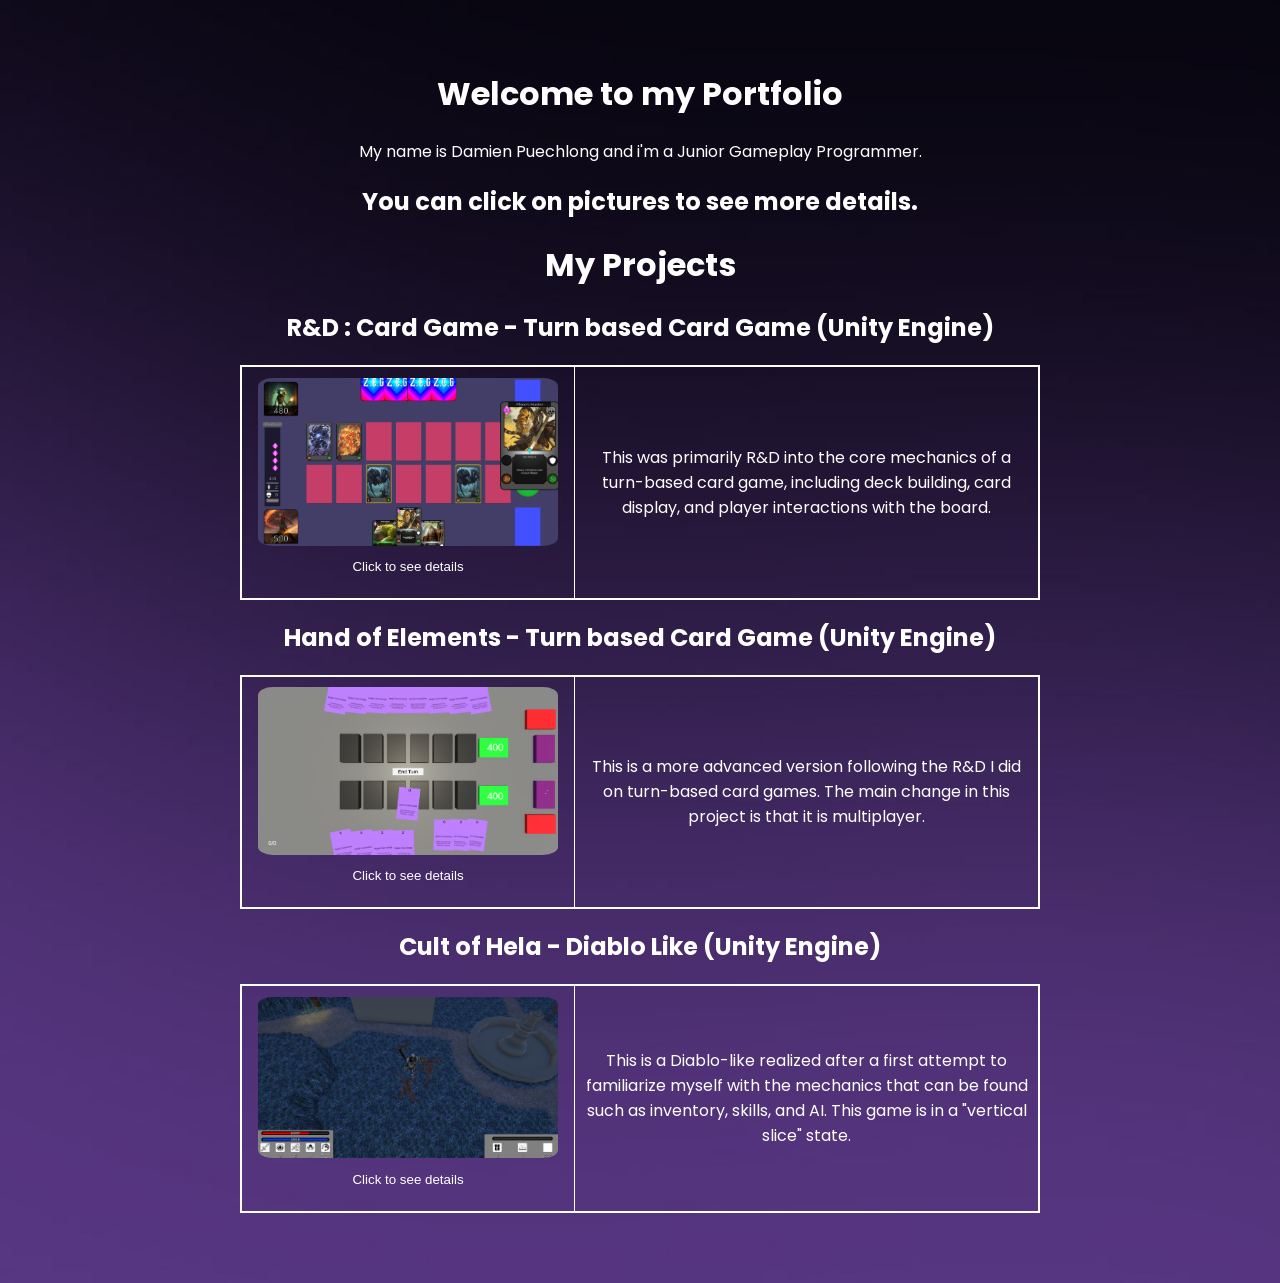
<file: index.html>
<html lang="fr">
<head>
    <meta charset="UTF-8">
    <title>Damien Puechlong Portefolio</title>
    
<!-- Include de la police Poppins -->
    <link rel="preconnect" href="https://fonts.googleapis.com">
    <link rel="preconnect" href="https://fonts.gstatic.com" crossorigin>
    <link href="https://fonts.googleapis.com/css2?family=Poppins:wght@300;400;600&display=swap" rel="stylesheet">    


<!-- Include pour la stylesheet css -->
    <link rel="stylesheet" href="style.css">
</head>

<body>
    <h1><center>Welcome to my Portfolio</center></h1>
    <center><p>My name is Damien Puechlong and i'm a Junior Gameplay Programmer. <br></p></center>
    <center><h2>You can click on pictures to see more details.</h2></center>

    <h1><center>My Projects</center></h1>

    <!-- Tableau de présentation pour le Card Game -->
    <table class="presentation">
        <tr><center><h2>R&D : Card Game - Turn based Card Game (Unity Engine)</h2></center></tr>

        <td>
            <button class="btn" onclick="window.location.href='Web/Card_Project.html'">
                <img class="profile" src="images/Card_Game_Profile_Picture.bmp">
                <p>Click to see details</p>
            </button>         
        </td>
        <td>
            <p>This was primarily R&D into the core mechanics of a turn-based card game,
            including deck building, card display, and player interactions with the board.</p>
        </td>
    </table>

    <!-- Tableau de présentation pour Hand of Elements -->
    <table class="presentation">
    <tr><center><h2>Hand of Elements - Turn based Card Game (Unity Engine)</h2></center></tr>

    <td>
        <button class="btn" onclick="window.location.href='Web/Hand_Of_Element.html'">
            <img class="profile" src="images/Hand_Of_Elements_Profile_Picture.bmp">          
            <p>Click to see details</p>
        </button>      
    </td>
    <td>
        <p>This is a more advanced version following the R&D I did on turn-based card games. 
        The main change in this project is that it is multiplayer.</p>
    </td>
    </table>

    <!-- Tableau de présentation pour Cult of Hela -->
    <table class="presentation">
    <tr><center><h2>Cult of Hela - Diablo Like (Unity Engine)</h2></center></tr>

    <td>
        <button class="btn" onclick="window.location.href='Web/Cult_Of_Hela.html'">
            <img class="profile" src="images/Cult_Of_Hela_Profile_Picture.bmp">
                <p>Click to see details</p>
        </button>
    </td>
    <td>
        <p>This is a Diablo-like realized after a first attempt to familiarize myself with the mechanics 
        that can be found such as inventory, skills, and AI. This game is in a "vertical slice" state.</p>
    </td>
    </table>

    <!-- <p>rajoute sunward fdp</p> -->
    
</body>
</html>
</file>
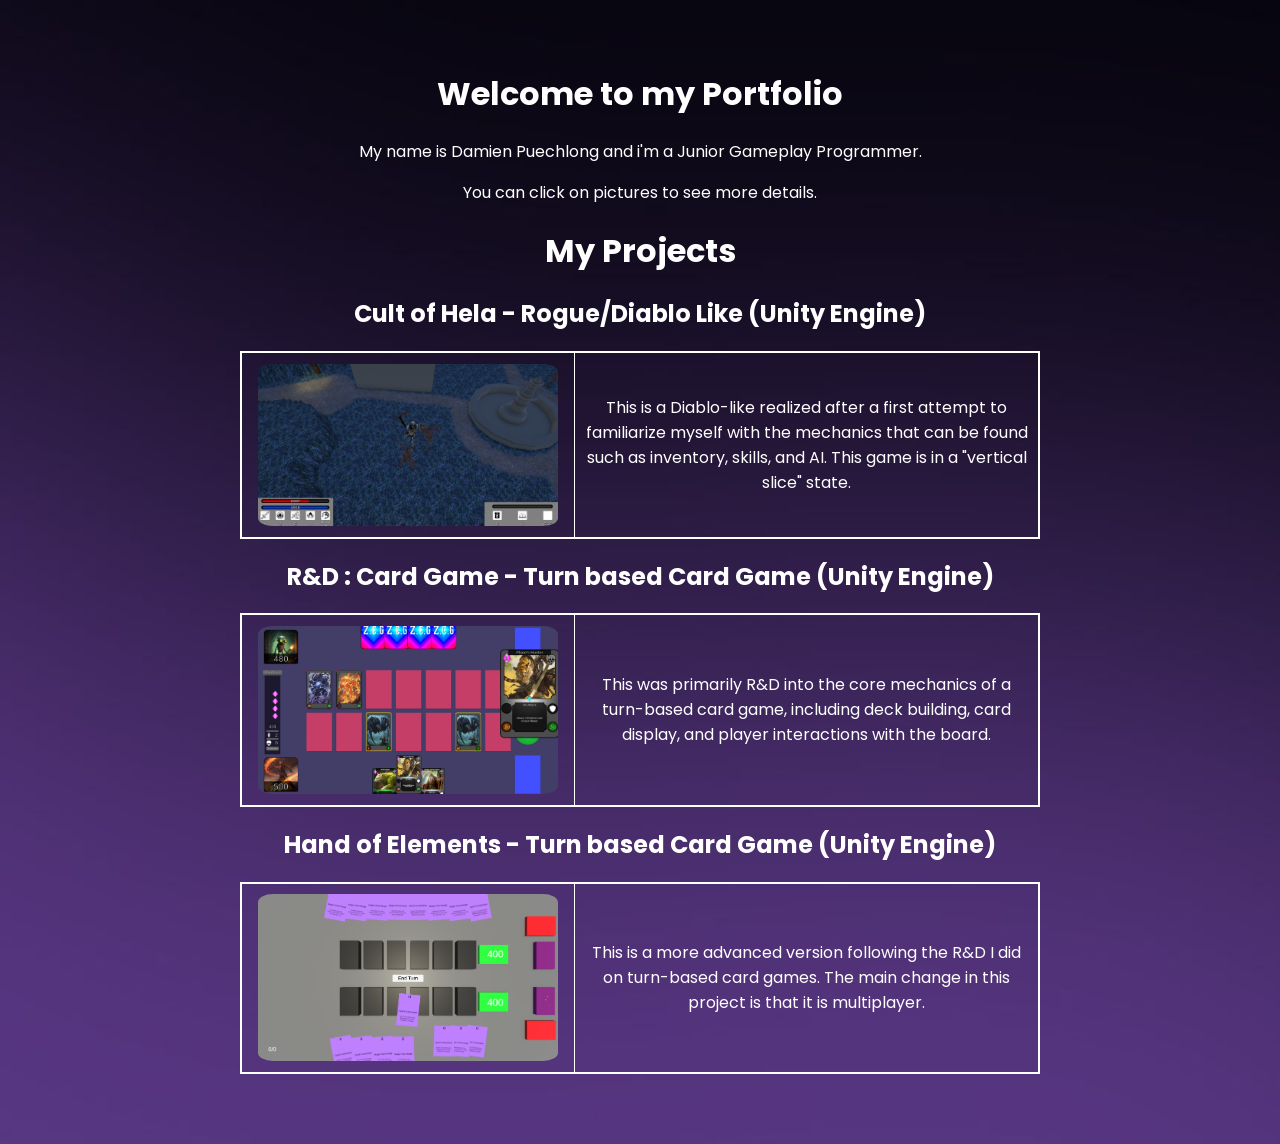
<file: Web/index.html>
<html lang="fr">
<head>
    <meta charset="UTF-8">
    <title>Damien Puechlong Portefolio</title>
    
<!-- Include de la police Poppins -->
    <link rel="preconnect" href="https://fonts.googleapis.com">
    <link rel="preconnect" href="https://fonts.gstatic.com" crossorigin>
    <link href="https://fonts.googleapis.com/css2?family=Poppins:wght@300;400;600&display=swap" rel="stylesheet">    


<!-- Include pour la stylesheet css -->
    <link rel="stylesheet" href="../style.css">
</head>

<body>
    <h1><center>Welcome to my Portfolio</center></h1>
    <center><p>My name is Damien Puechlong and i'm a Junior Gameplay Programmer. <br></p></center>
    <center><p>You can click on pictures to see more details.</p></center>

    <h1><center>My Projects</center></h1>

    <!-- Tableau de présentation pour Cult of Hela -->
    <table class="presentation">
    <tr><center><h2>Cult of Hela - Rogue/Diablo Like (Unity Engine)</h2></center></tr>

    <td>
        <button class="btn" onclick="window.location.href='Cult_Of_Hela.html'">
            <img class="profile" src="../images/Cult_Of_Hela_Profile_Picture.bmp">
        </button>
    </td>
    <td>
        <p>This is a Diablo-like realized after a first attempt to familiarize myself with the mechanics 
        that can be found such as inventory, skills, and AI. This game is in a "vertical slice" state.</p>
    </td>
    </table>

    <!-- Tableau de présentation pour le Card Game -->
    <table class="presentation">
        <tr><center><h2>R&D : Card Game - Turn based Card Game (Unity Engine)</h2></center></tr>

        <td>
            <button class="btn" onclick="window.location.href='Card_Project.html'">
                <img class="profile" src="../images/Card_Game_Profile_Picture.bmp">
            </button>         
        </td>
        <td>
            <p>This was primarily R&D into the core mechanics of a turn-based card game,
            including deck building, card display, and player interactions with the board.</p>
        </td>
    </table>

    <!-- Tableau de présentation pour Hand of Elements -->
    <table class="presentation">
    <tr><center><h2>Hand of Elements - Turn based Card Game (Unity Engine)</h2></center></tr>

    <td>
        <button class="btn" onclick="window.location.href='Hand_Of_Element.html'">
            <img class="profile" src="../images/Hand_Of_Elements_Profile_Picture.bmp">
        </button>        
    </td>
    <td>
        <p>This is a more advanced version following the R&D I did on turn-based card games. 
        The main change in this project is that it is multiplayer.</p>
    </td>
    </table>

    <!-- <p>rajoute sunward fdp</p> -->
    
</body>
</html>
</file>
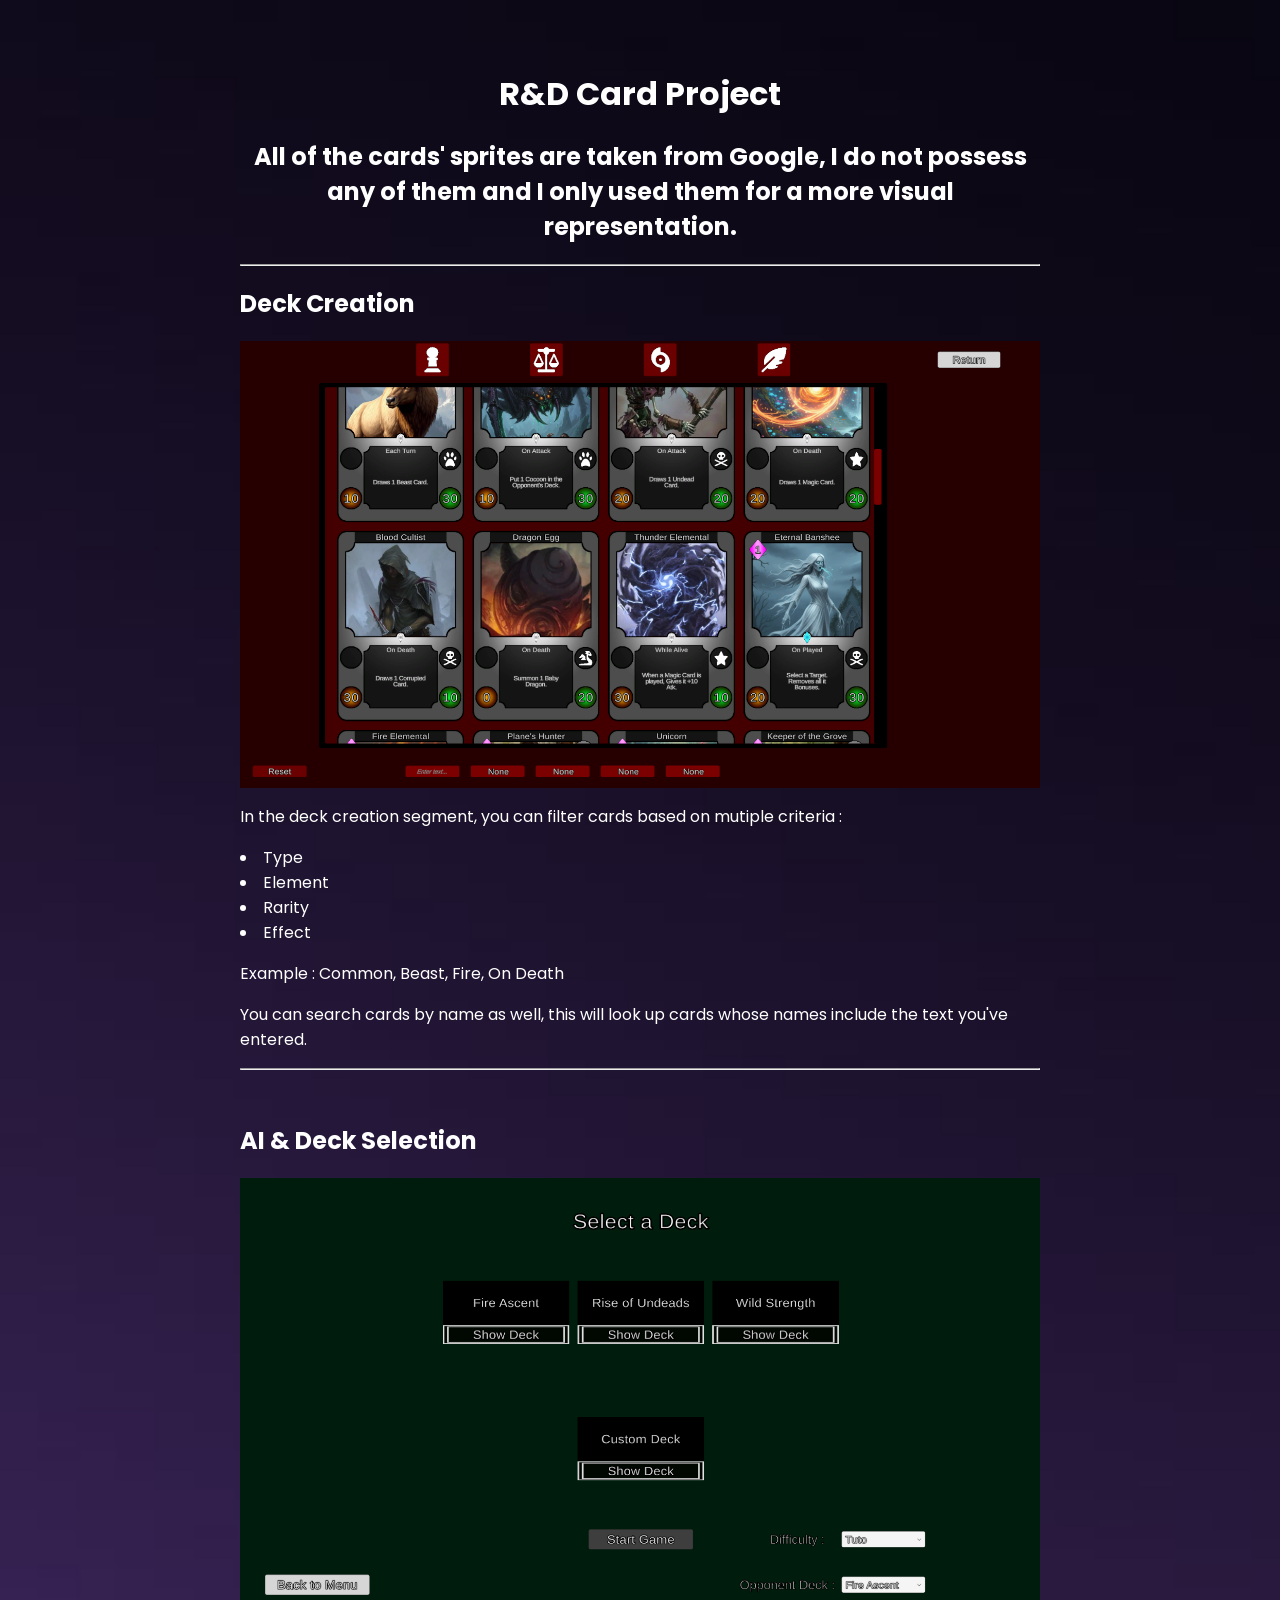
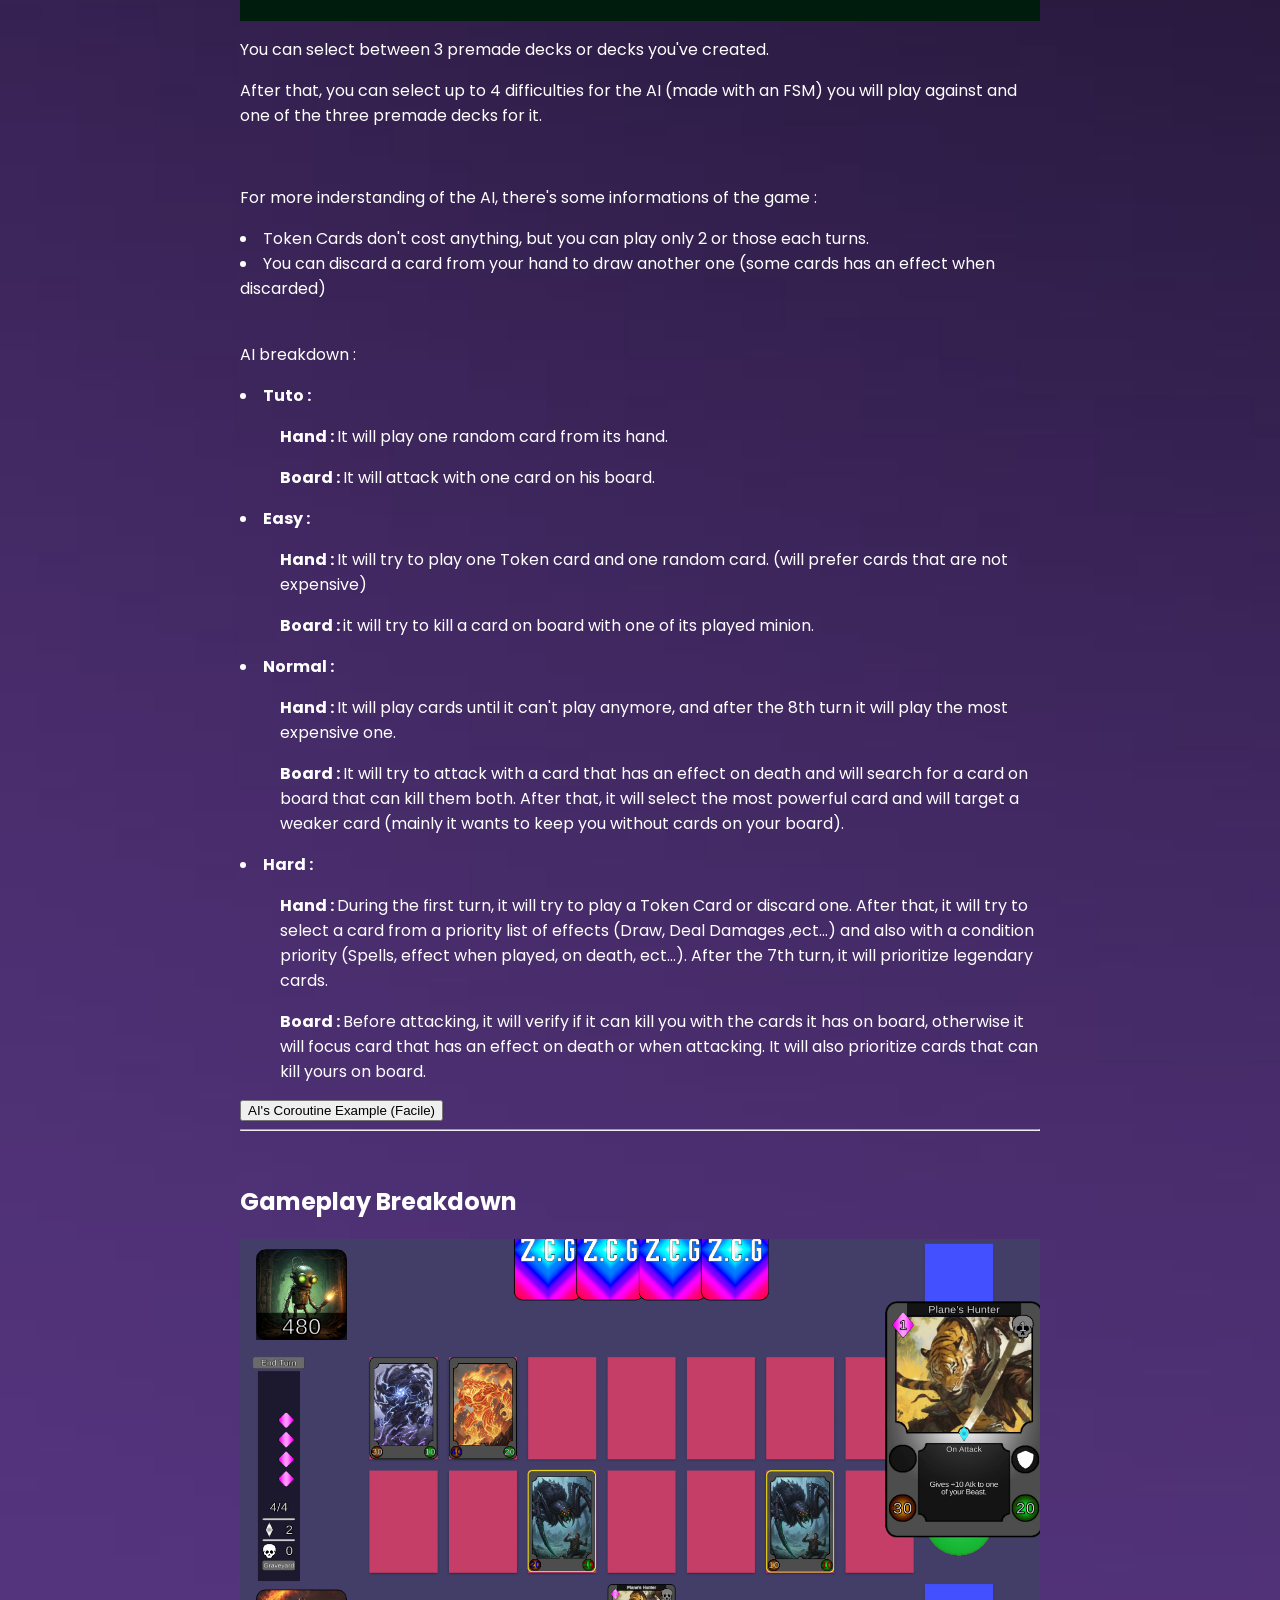
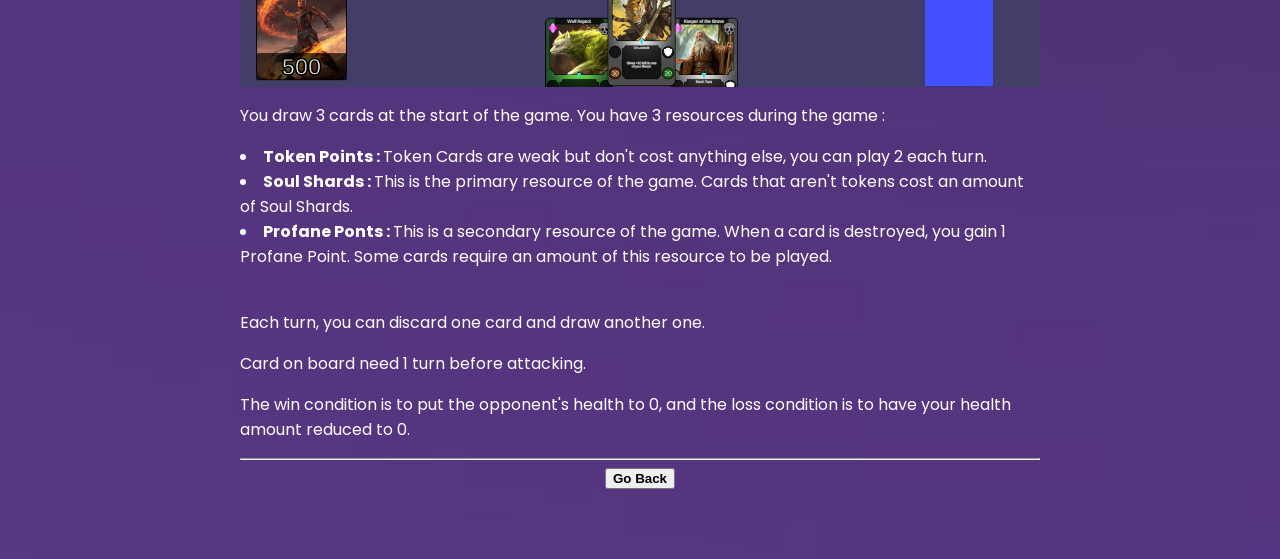
<file: Web/Card_Project.html>
<html lang="fr">
<head>
    <meta charset="UTF-8">
    <title>Portefolio : R&D Card Project</title>
    
<!-- Include de la police Poppins -->
    <link rel="preconnect" href="https://fonts.googleapis.com">
    <link rel="preconnect" href="https://fonts.gstatic.com" crossorigin>
    <link href="https://fonts.googleapis.com/css2?family=Poppins:wght@300;400;600&display=swap" rel="stylesheet">
    
<!-- Include pour la stylesheet css -->
    <link rel="stylesheet" href="../style.css">
</head>

<script>

    function toggleElement()
    {
        document.getElementById("AiCode").classList.toggle("cache")
    }

</script>

<body>
    <h1><center>R&D Card Project</center></h1>

    <h2><center>All of the cards' sprites are taken from Google, I do not possess any of them and I only used them for a more visual representation.</center></h2>
    <hr>
    <h2>Deck Creation</h2>
    <img class="show" src="../images/Card_Game_Deck.bmp">

    <p>In the deck creation segment, you can filter cards based on mutiple criteria :</p>
    <li>Type</li>
    <li>Element</li>
    <li>Rarity</li>
    <li>Effect</li>
    <p>Example : Common, Beast, Fire, On Death</p>

    <p>You can search cards by name as well, this will look up cards whose names include the text you've entered.</p>
<hr>
<br>
    <h2>AI & Deck Selection</h2>
    <img class="show" src="../images/Card_Game_AI_Game.bmp" >
    <p>You can select between 3 premade decks or decks you've created.</p>
    <p>After that, you can select up to 4 difficulties for the AI (made with an FSM) you will play against and one of the three premade decks for it.</p>
<br>
    <p>For more inderstanding of the AI, there's some informations of the game : </p>
    <li>Token Cards don't cost anything, but you can play only 2 or those each turns.</li>
    <li>You can discard a card from your hand to draw another one (some cards has an effect when discarded)</li>
<br>
    <p>AI breakdown :</p>
    <li><b>Tuto : </b>
        <ol><b>Hand : </b>It will play one random card from its hand.</ol>
        <ol><b>Board : </b>It will attack with one card on his board.</ol>
    </li>
    <li><b>Easy : </b>
        <ol><b>Hand : </b>It will try to play one Token card and one random card. (will prefer cards that are not expensive)</ol>
        <ol><b>Board : </b>it will try to kill a card on board with one of its played minion.</ol>
    </li>
    <li><b>Normal : </b>        
        <ol><b>Hand : </b>It will play cards until it can't play anymore, and after the 8th turn it will play the most expensive one.</ol>
        <ol><b>Board : </b>It will try to attack with a card that has an effect on death and will search for a card on board that can kill them both. 
        After that, it will select the most powerful card and will target a weaker card (mainly it wants to keep you without cards on your board).</ol> 
    </li>
    <li><b>Hard : </b>
    <ol><b>Hand : </b>During the first turn, it will try to play a Token Card or discard one. After that, it will try to select a card from a priority list of effects (Draw, Deal Damages ,ect...)
     and also with a condition priority (Spells, effect when played, on death, ect...). After the 7th turn, it will prioritize legendary cards.</ol>
    <ol><b>Board : </b>Before attacking, it will verify if it can kill you with the cards it has on board, otherwise it will focus card that has an effect on death or when attacking.
     It will also prioritize cards that can kill yours on board.
     </ol>
    </li>
    
    <button onclick="toggleElement()">
        AI's Coroutine Example (Facile)
    </button>
    <table class="cache" id="AiCode">
    <td>
        <img width="400" src="../images/Card_Game_AI_Code_Example_Hand.bmp"> 
    </td>
    <td>
        <img width="400" src="../images/Card_Game_AI_Code_Example_Board.bmp">
    </td>
    </table>


<hr>
<br>
    <h2>Gameplay Breakdown</h2>
    <img class="show" src="../images/Card_Game_Profile_Picture.bmp">
    <p>You draw 3 cards at the start of the game. You have 3 resources during the game :</p>
    <li><b>Token Points : </b>Token Cards are weak but don't cost anything else, you can play 2 each turn.</li>
    <li><b>Soul Shards : </b>This is the primary resource of the game. Cards that aren't tokens cost an amount of Soul Shards.</li>
    <li><b>Profane Ponts : </b>This is a secondary resource of the game. When a card is destroyed, you gain 1 Profane Point. Some cards require an amount of this resource to be played.</li>
<br>
    <p>Each turn, you can discard one card and draw another one.</p>
    <p>Card on board need 1 turn before attacking.</p>
    <p>The win condition is to put the opponent's health to 0, and the loss condition is to have your health amount reduced to 0.</p>
<hr>
    <center><button onclick="window.location.href='../index.html'" >
        <b>Go Back</b>
    </button></center>
</body>
</html>
</file>
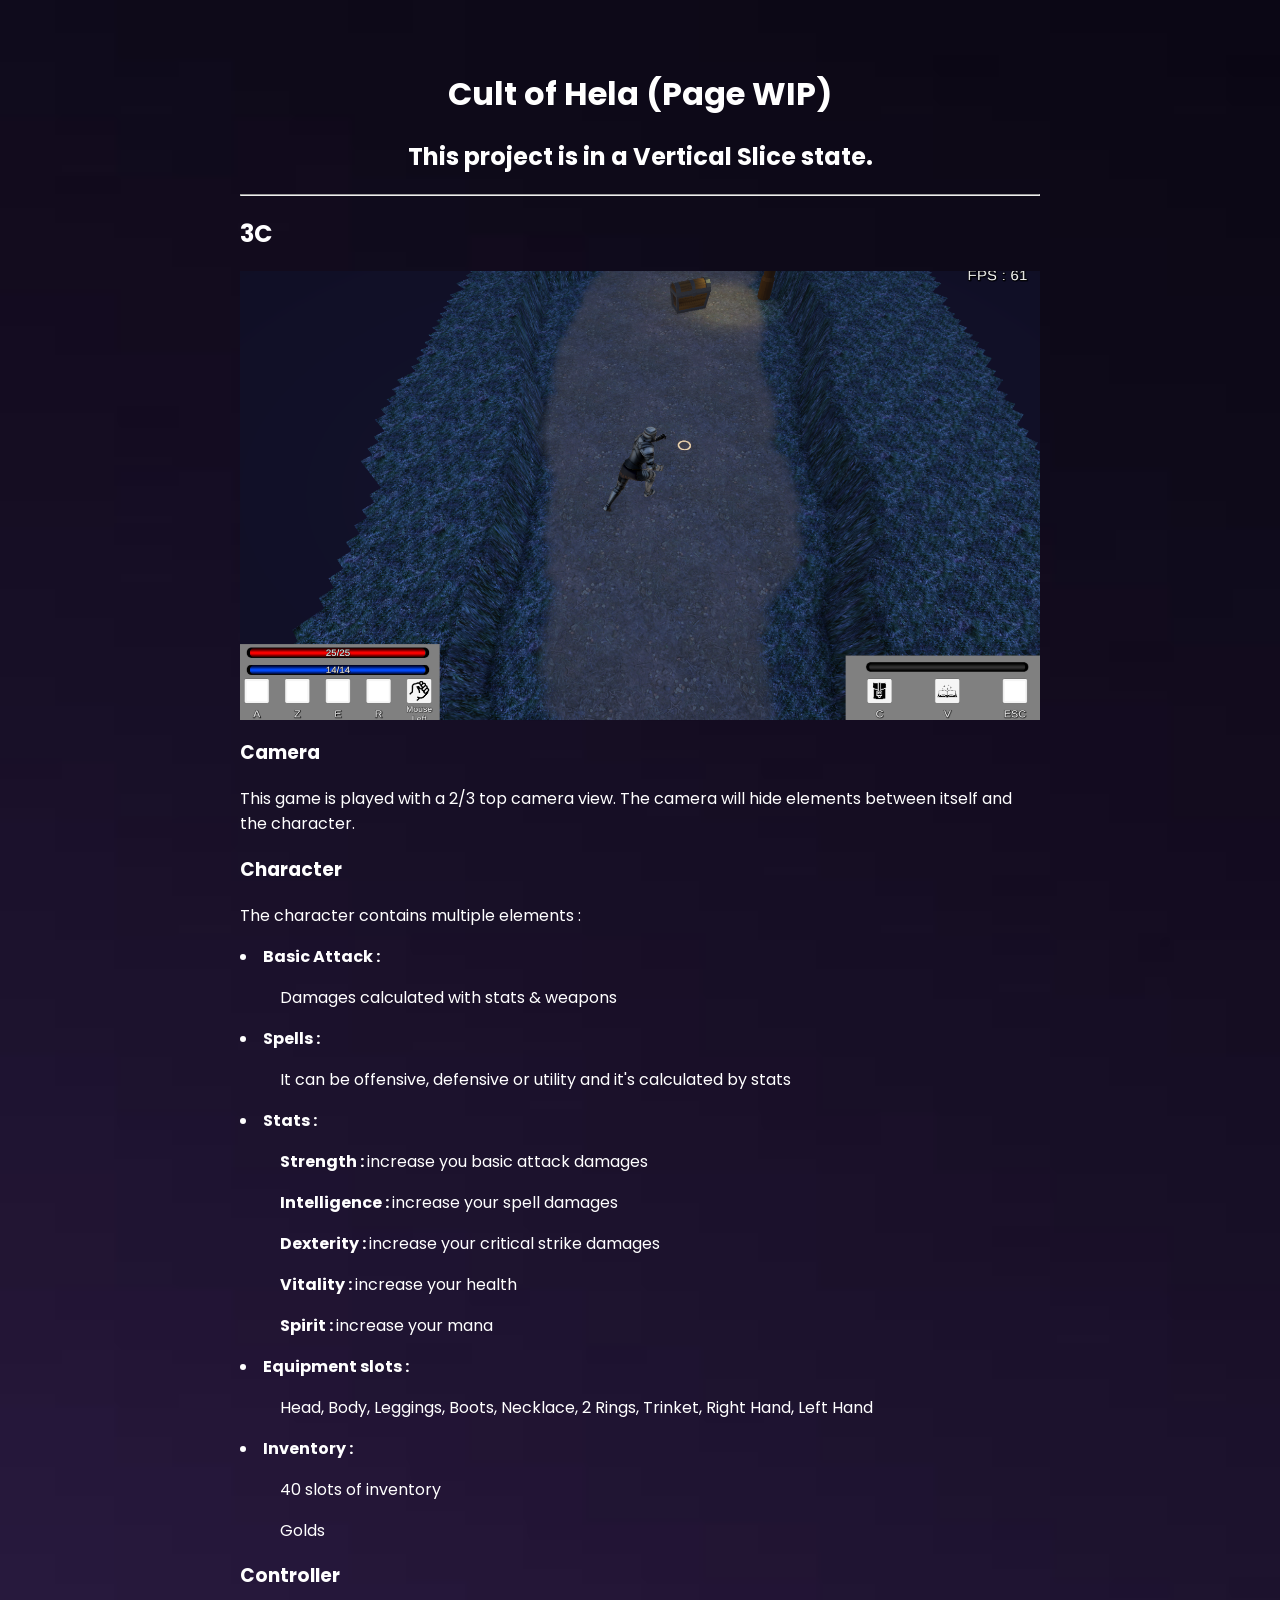
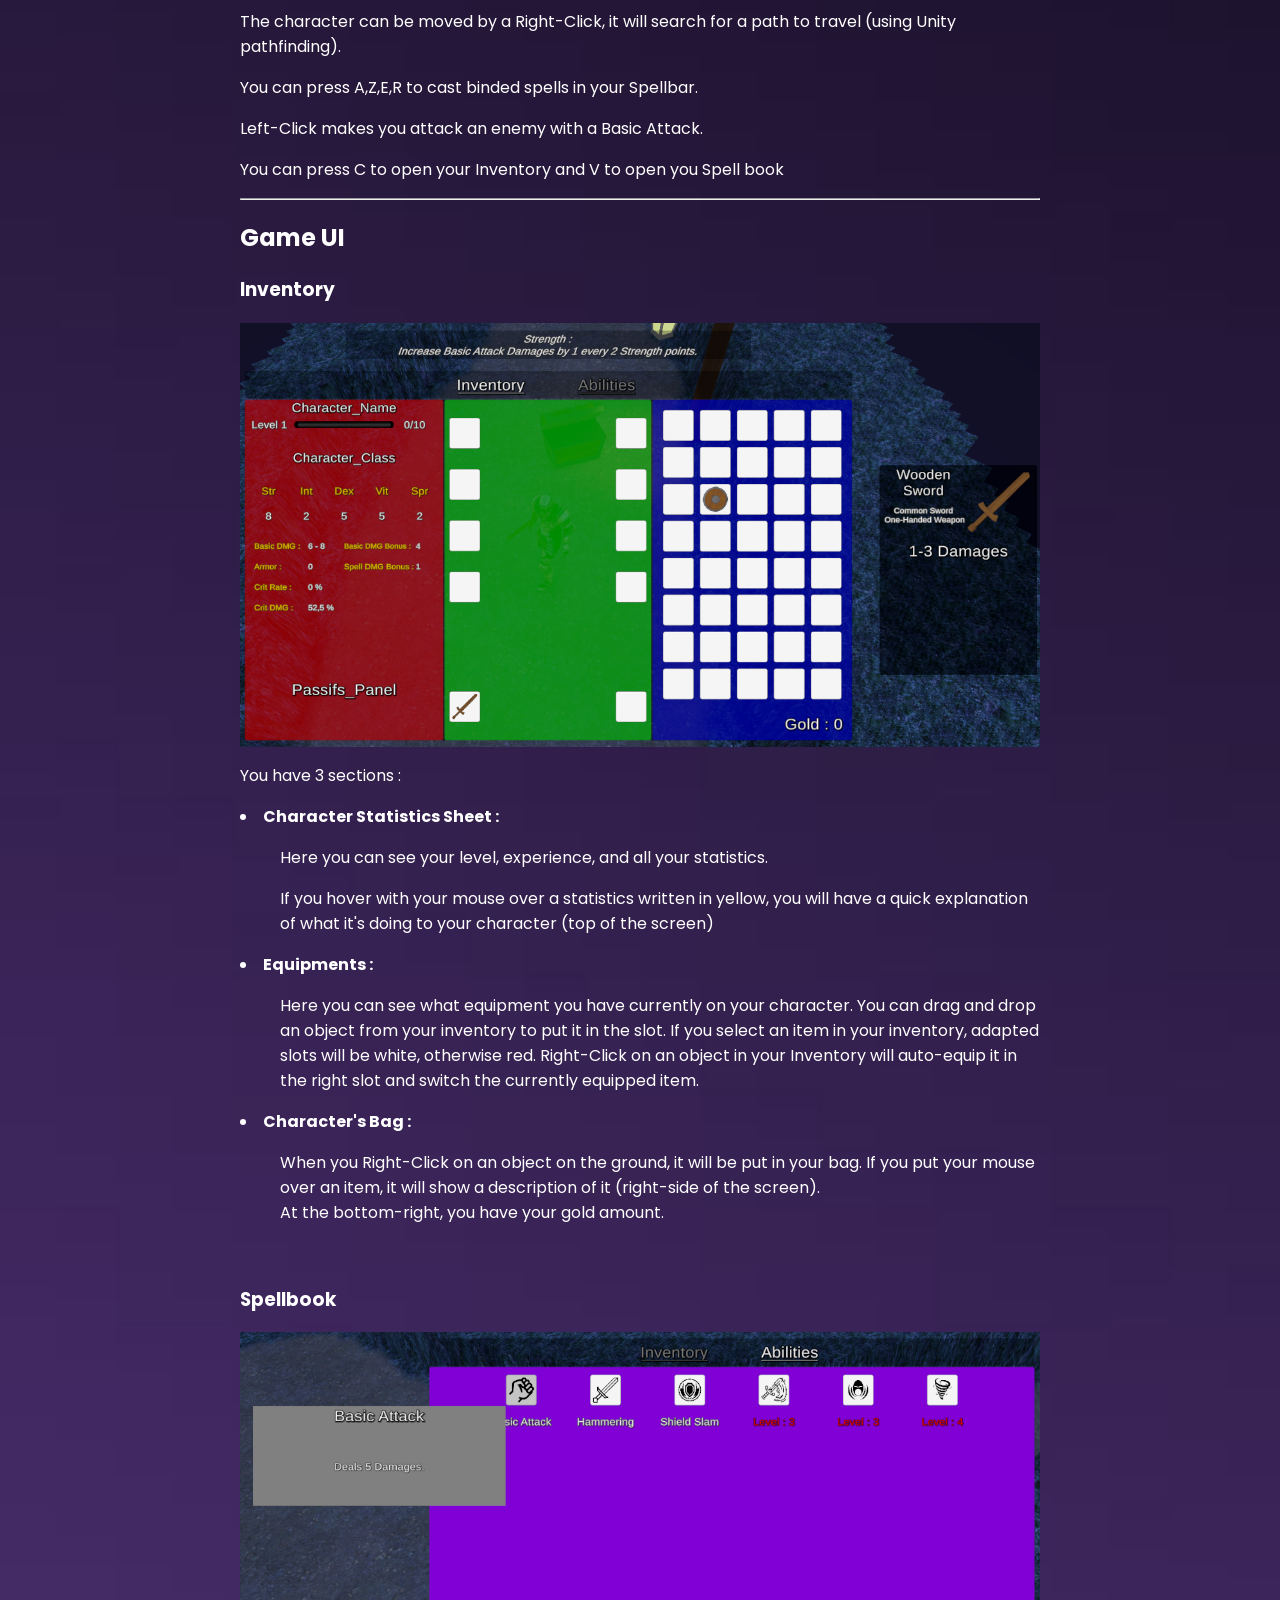
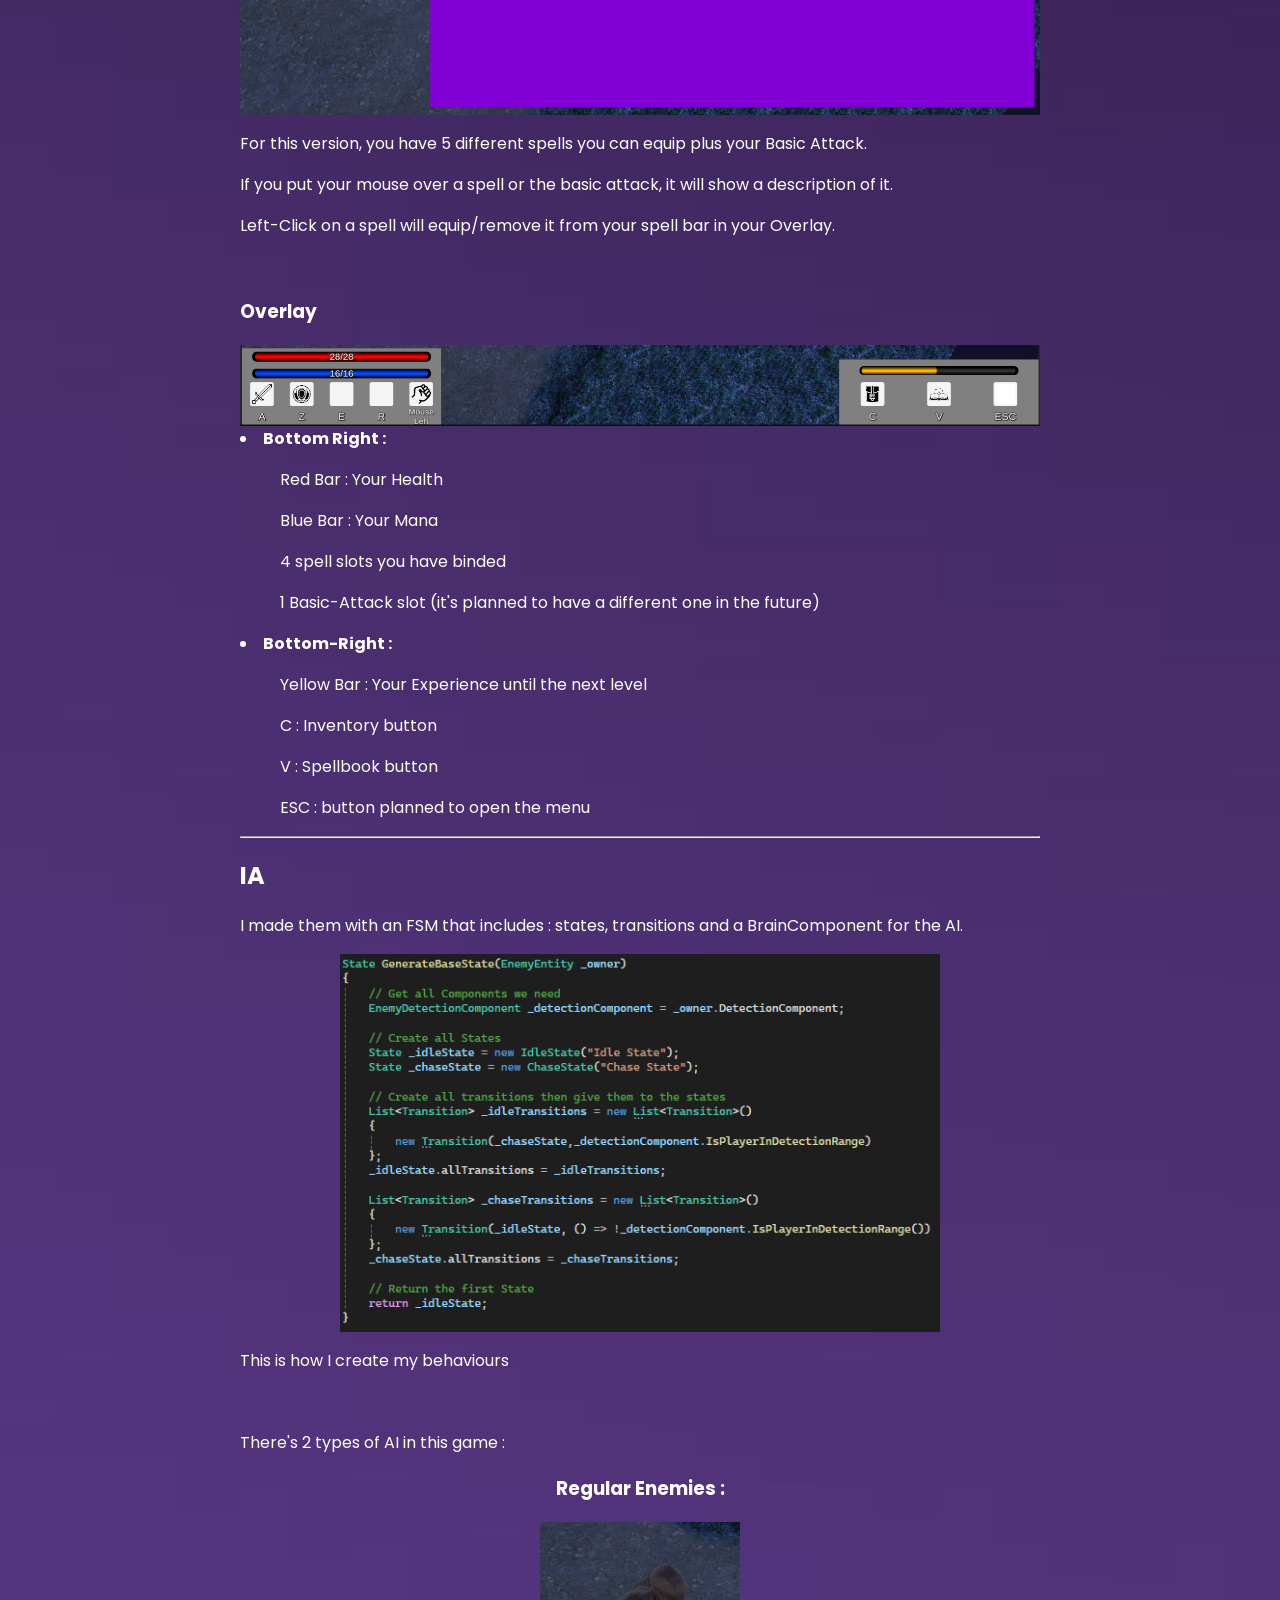
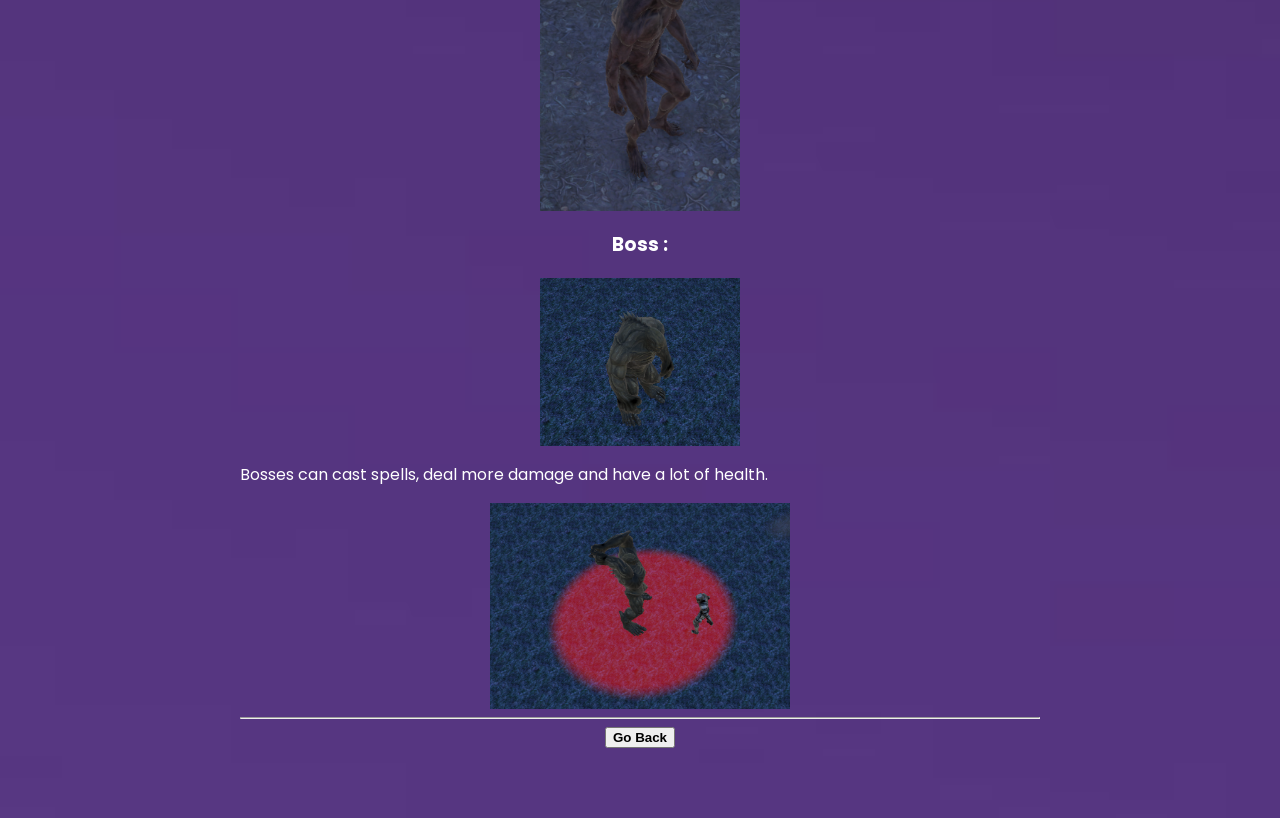
<file: Web/Cult_Of_Hela.html>
<html lang="fr">
<head>
    <meta charset="UTF-8">
    <title>Portefolio : Cult of Hela</title>
    
<!-- Include de la police Poppins -->
    <link rel="preconnect" href="https://fonts.googleapis.com">
    <link rel="preconnect" href="https://fonts.gstatic.com" crossorigin>
    <link href="https://fonts.googleapis.com/css2?family=Poppins:wght@300;400;600&display=swap" rel="stylesheet">    

    
<!-- Include pour la stylesheet css -->
    <link rel="stylesheet" href="../style.css">
</head>

<body>
    <h1><center>Cult of Hela (Page WIP)</center></h1>    
    <h2><center>This project is in a Vertical Slice state.</center></h2>
<hr>
    <h2>3C</h2>
    <img class="show" src="../images/Cult_Of_Hela_3C.bmp">
    <h3>Camera</h3>
    <p>This game is played with a 2/3 top camera view. The camera will hide elements between itself and the character.</p>
    <h3>Character</h3>
    <p>The character contains multiple elements : </p>
    <li><b>Basic Attack :</b>
        <ol>Damages calculated with stats & weapons</ol>
    </li>
    
    <li><b>Spells :</b>
        <ol>It can be offensive, defensive or utility and it's calculated by stats</ol>
    </li>

    <li><b>Stats :</b>
    <ol><b>Strength : </b>increase you basic attack damages</ol>
    <ol><b>Intelligence : </b>increase your spell damages</ol>
    <ol><b>Dexterity : </b>increase your critical strike damages</ol>
    <ol><b>Vitality : </b>increase your health</ol>
    <ol><b>Spirit : </b>increase your mana</ol>
    </li>

    <li><b>Equipment slots :</b>
        <ol>Head, Body, Leggings, Boots, Necklace, 2 Rings, Trinket, Right Hand, Left Hand </ol>
    </li>

    <li><b>Inventory :</b>
        <ol>40 slots of inventory</ol>
        <ol>Golds</ol>
    </li>

    <h3>Controller</h3>
    <p>The character can be moved by a Right-Click, it will search for a path to travel (using Unity pathfinding).</p>
    <p>You can press A,Z,E,R to cast binded spells in your Spellbar.</p>
    <p>Left-Click makes you attack an enemy with a Basic Attack.</p>
    <p>You can press C to open your Inventory and V to open you Spell book</p>
<hr>

    <h2>Game UI</h2>
    <h3>Inventory</h3>
    <img class="show" src="../images/Cult_Of_Hela_UI.bmp">
    <p>You have 3 sections : </p>
    <li><b>Character Statistics Sheet :</b>
        <ol>Here you can see your level, experience, and all your statistics.</ol>
        <ol>If you hover with your mouse over a statistics written in yellow, you will have a quick explanation of what it's doing to your character (top of the screen)</ol>
    </li>
    
    <li><b>Equipments :</b>
        <ol>Here you can see what equipment you have currently on your character. You can drag and drop an object from your inventory to put it in the slot.
            If you select an item in your inventory, adapted slots will be white, otherwise red. Right-Click on an object in your Inventory will auto-equip it in the right slot and switch the currently equipped item.
        </ol>
    </li>
    
    <li><b>Character's Bag :</b>
        <ol>When you Right-Click on an object on the ground, it will be put in your bag. If you put your mouse over an item, it will show a description of it (right-side of the screen).<br>
            At the bottom-right, you have your gold amount.
        </ol>
    </li>
    <br>
    
    <h3>Spellbook</h3>
    <img class="show" src="../images/Cult_Of_Hela_Spellbook.bmp">
    <p>For this version, you have 5 different spells you can equip plus your Basic Attack.</p>
    <p>If you put your mouse over a spell or the basic attack, it will show a description of it.</p>
    <p>Left-Click on a spell will equip/remove it from your spell bar in your Overlay.</p>
    
<br>
    <h3>Overlay</h3>
    <img class="show" src="../images/Cult_Of_Hela_Overlay.bmp">
    <li><b>Bottom Right : </b>
        <ol>Red Bar : Your Health</ol>
        <ol>Blue Bar : Your Mana</ol>
        <ol>4 spell slots you have binded</ol>
        <ol>1 Basic-Attack slot (it's planned to have a different one in the future)</ol>
    </li>
    <li><b>Bottom-Right :</b>
        <ol>Yellow Bar : Your Experience until the next level</ol>
        <ol>C : Inventory button</ol>
        <ol>V : Spellbook button</ol>
        <ol>ESC : button planned to open the menu</ol>
    </li>
<hr>
    <h2>IA</h2>
    <p>I made them with an FSM that includes : states, transitions and a BrainComponent for the AI.</p>
    <center><img width="600" src="../images/Cult_Of_Hela_AI.bmp"></center>
    <p>This is how I create my behaviours</p>
<br>
    <p>There's 2 types of AI in this game : </p>
    <h3><center>Regular Enemies :</center></h3>
    <center><img width="200" src="../images/Cult_Of_Hela_Zombi.bmp"></center>
    <h3><center>Boss :</center></h3>
    <center><img width="200" src="../images/Cult_Of_Hela_Boss.bmp"></center>
    <p>Bosses can cast spells, deal more damage and have a lot of health.</p>
    <center><img width="300" src="../images/Cult_Of_Hela_Boss _Attack.bmp"></center>
<hr>
    <center><button onclick="window.location.href='../index.html'" >
        <b>Go Back</b>
    </button></center>
</body>
</html>
</file>
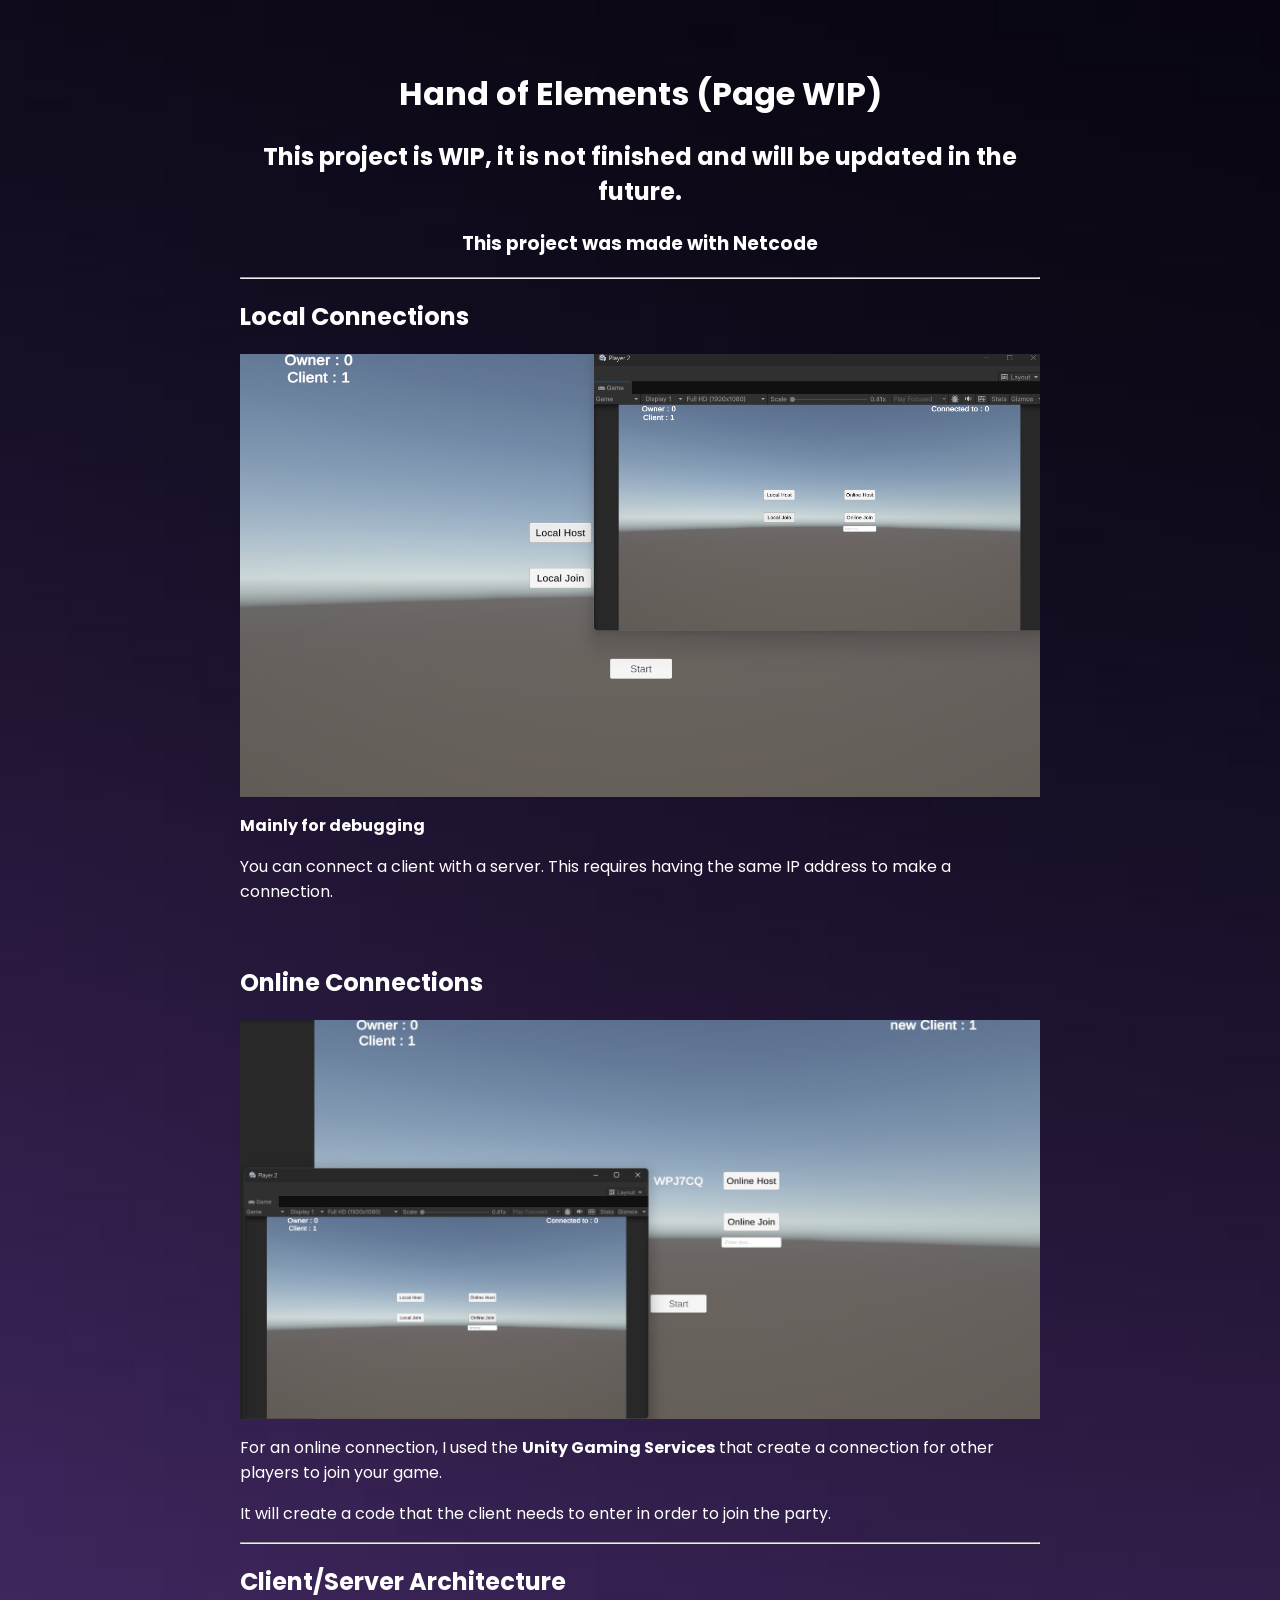
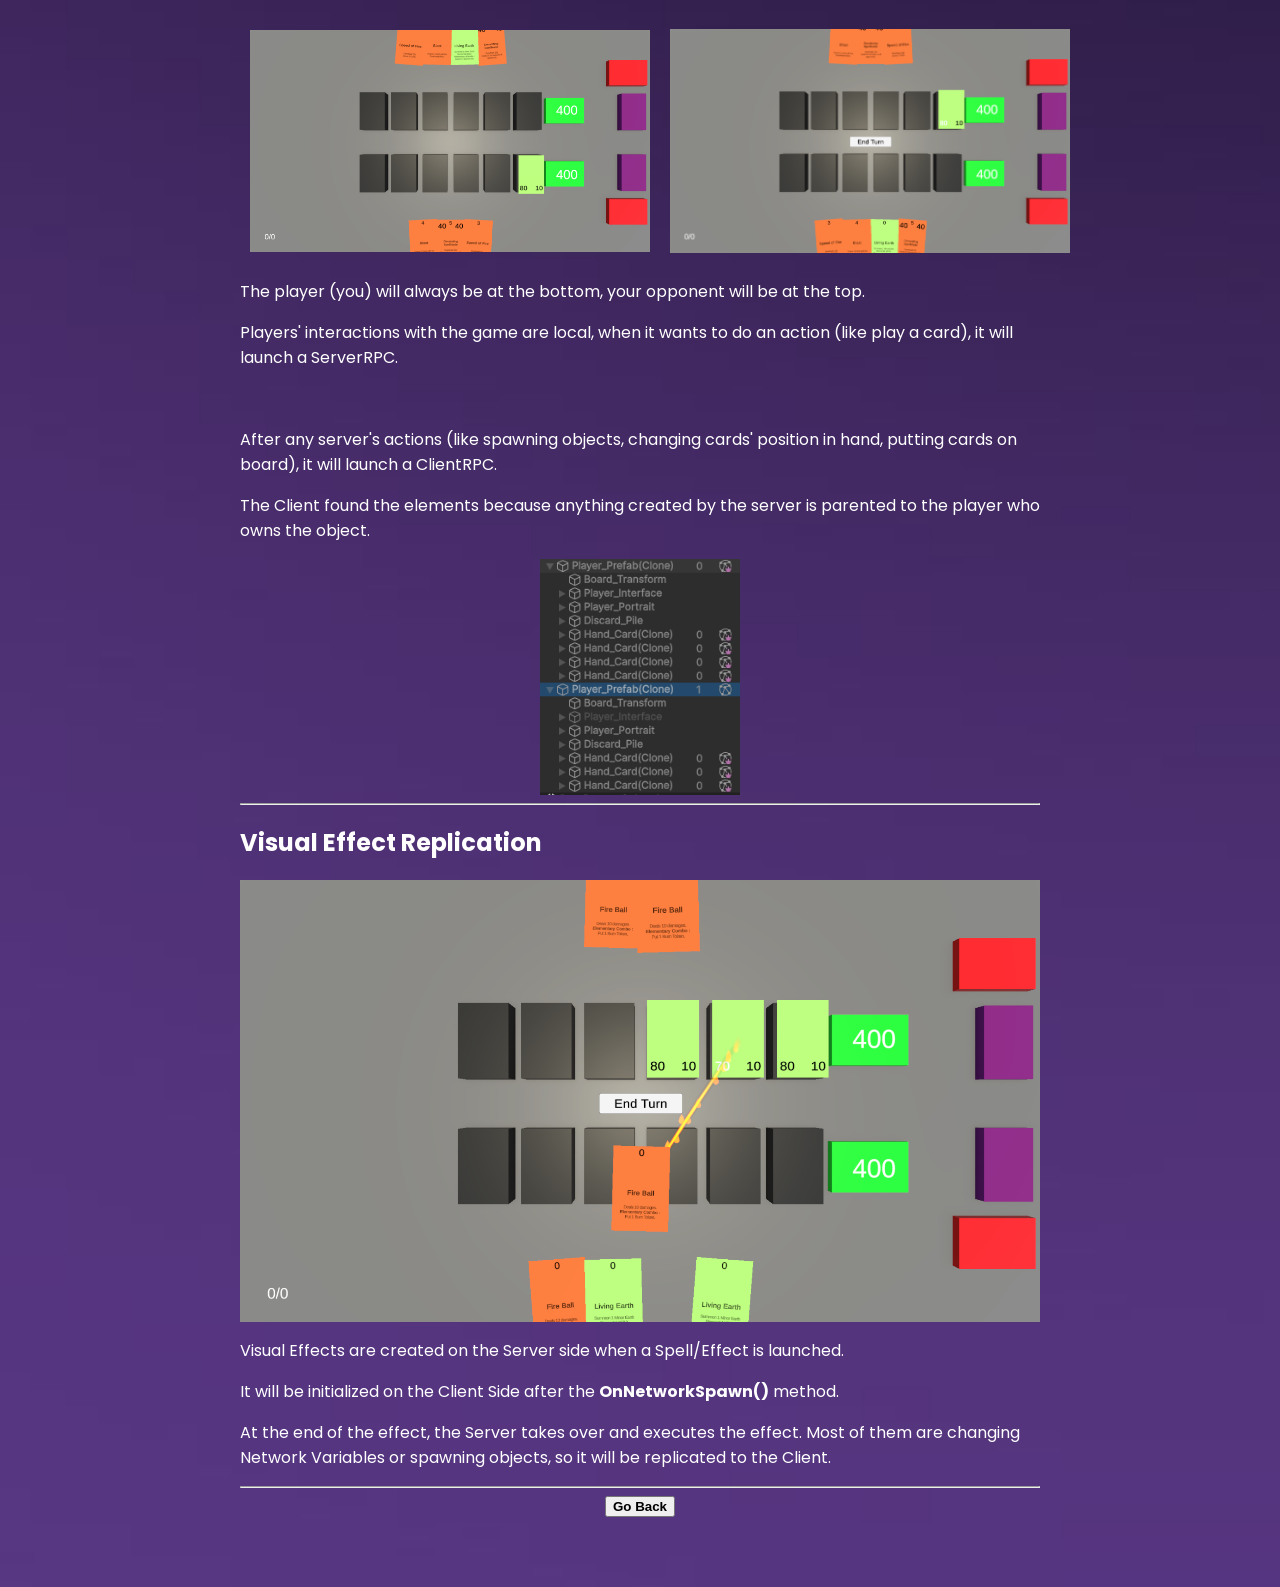
<file: Web/Hand_Of_Element.html>
<html lang="fr">
<head>
    <meta charset="UTF-8">
    <title>Portefolio : Hand of Elements</title>
    
<!-- Include de la police Poppins -->
    <link rel="preconnect" href="https://fonts.googleapis.com">
    <link rel="preconnect" href="https://fonts.gstatic.com" crossorigin>
    <link href="https://fonts.googleapis.com/css2?family=Poppins:wght@300;400;600&display=swap" rel="stylesheet">    

    
<!-- Include pour la stylesheet css -->
    <link rel="stylesheet" href="../style.css">
</head>

<body>
    <h1><center>Hand of Elements (Page WIP)</center></h1>    
    <h2><center>This project is WIP, it is not finished and will be updated in the future.</center></h2>
    <h3><center>This project was made with Netcode</center></h3>
<hr>
    <h2>Local Connections</h2>
    <img class="show" src="../images/Hand_Of_Elements_Local_Connection.bmp">
    <p><b>Mainly for debugging</b></p>
    <p>You can connect a client with a server. This requires having the same IP address to make a connection.</p>

<br>
    <h2>Online Connections</h2>
<img class="show" src="../images/Hand_Of_Elements_Online_Connection.bmp">
    <p>For an online connection, I used the <b>Unity Gaming Services</b> that create a connection for other players to join your game.</p>
    <p>It will create a code that the client needs to enter in order to join the party.</p>

<hr>
    <h2>Client/Server Architecture</h2>
    <table class="online" >
    <td>
        <img width="400" src="../images/Hand_Of_Elements_Server_View.bmp">      
    </td>
    <td>
        <img width="400" src="../images/Hand_Of_Elements_Client_View.bmp">
    </td>
    </table>

    <p>The player (you) will always be at the bottom, your opponent will be at the top.</p>
    <p>Players' interactions with the game are local, when it wants to do an action (like play a card), it will launch a ServerRPC.</p>

<br>
    <p>After any server's actions (like spawning objects, changing cards' position in hand, putting cards on board), it will launch a ClientRPC.</p>
    <p>The Client found the elements because anything created by the server is parented to the player who owns the object.</p>
        <center><img width="200" src="../images/Hand_Of_Elements_Parents.bmp"></center>

<hr>
    <h2>Visual Effect Replication</h2>
    <img class="show" src="../images/Hand_Of_Elements_Visual_Effect.bmp">
    <p>Visual Effects are created on the Server side when a Spell/Effect is launched.</p>
    <p>It will be initialized on the Client Side after the <b>OnNetworkSpawn()</b> method.</p>
    <p>At the end of the effect, the Server takes over and executes the effect. Most of them are changing Network Variables or spawning objects, so it will be replicated to the Client.</p>

<hr>
    <center><button onclick="window.location.href='../index.html'" >
        <b>Go Back</b>
    </button></center>
</body>
</html>
</file>
<file: style.css>
body 
    {
        font-family: Poppins, sans-serif;
        max-width: 800px;
        margin: 50px auto;
        padding: 20px;

        background-image: url("images/background_image.jpg");
        background-size: cover;
    }

.profile 
    {
        width: 300px;
        border-radius: 5%;
        object-fit: cover;
    }

.btn 
    {
        background-color: transparent;
        border: none;
        
    }

p, h1, h2, h3, li
    {
        color: white;
    }

.presentation 
    {
        border-collapse: collapse;
        border: 2px solid white;
    }

.show
{
    width: 800px;
    object-fit: cover;
}

td, th
    {
    padding: 10px;
    border: 1px solid white;
    text-align: center;
    }

.online {
    border-collapse: collapse;
}

.online td,
.online th {
    border: none;
}

.cache
{
    border-collapse: collapse;
    display : none;
}

.cache td,
.cache th {
    border: none;
}
</file>
